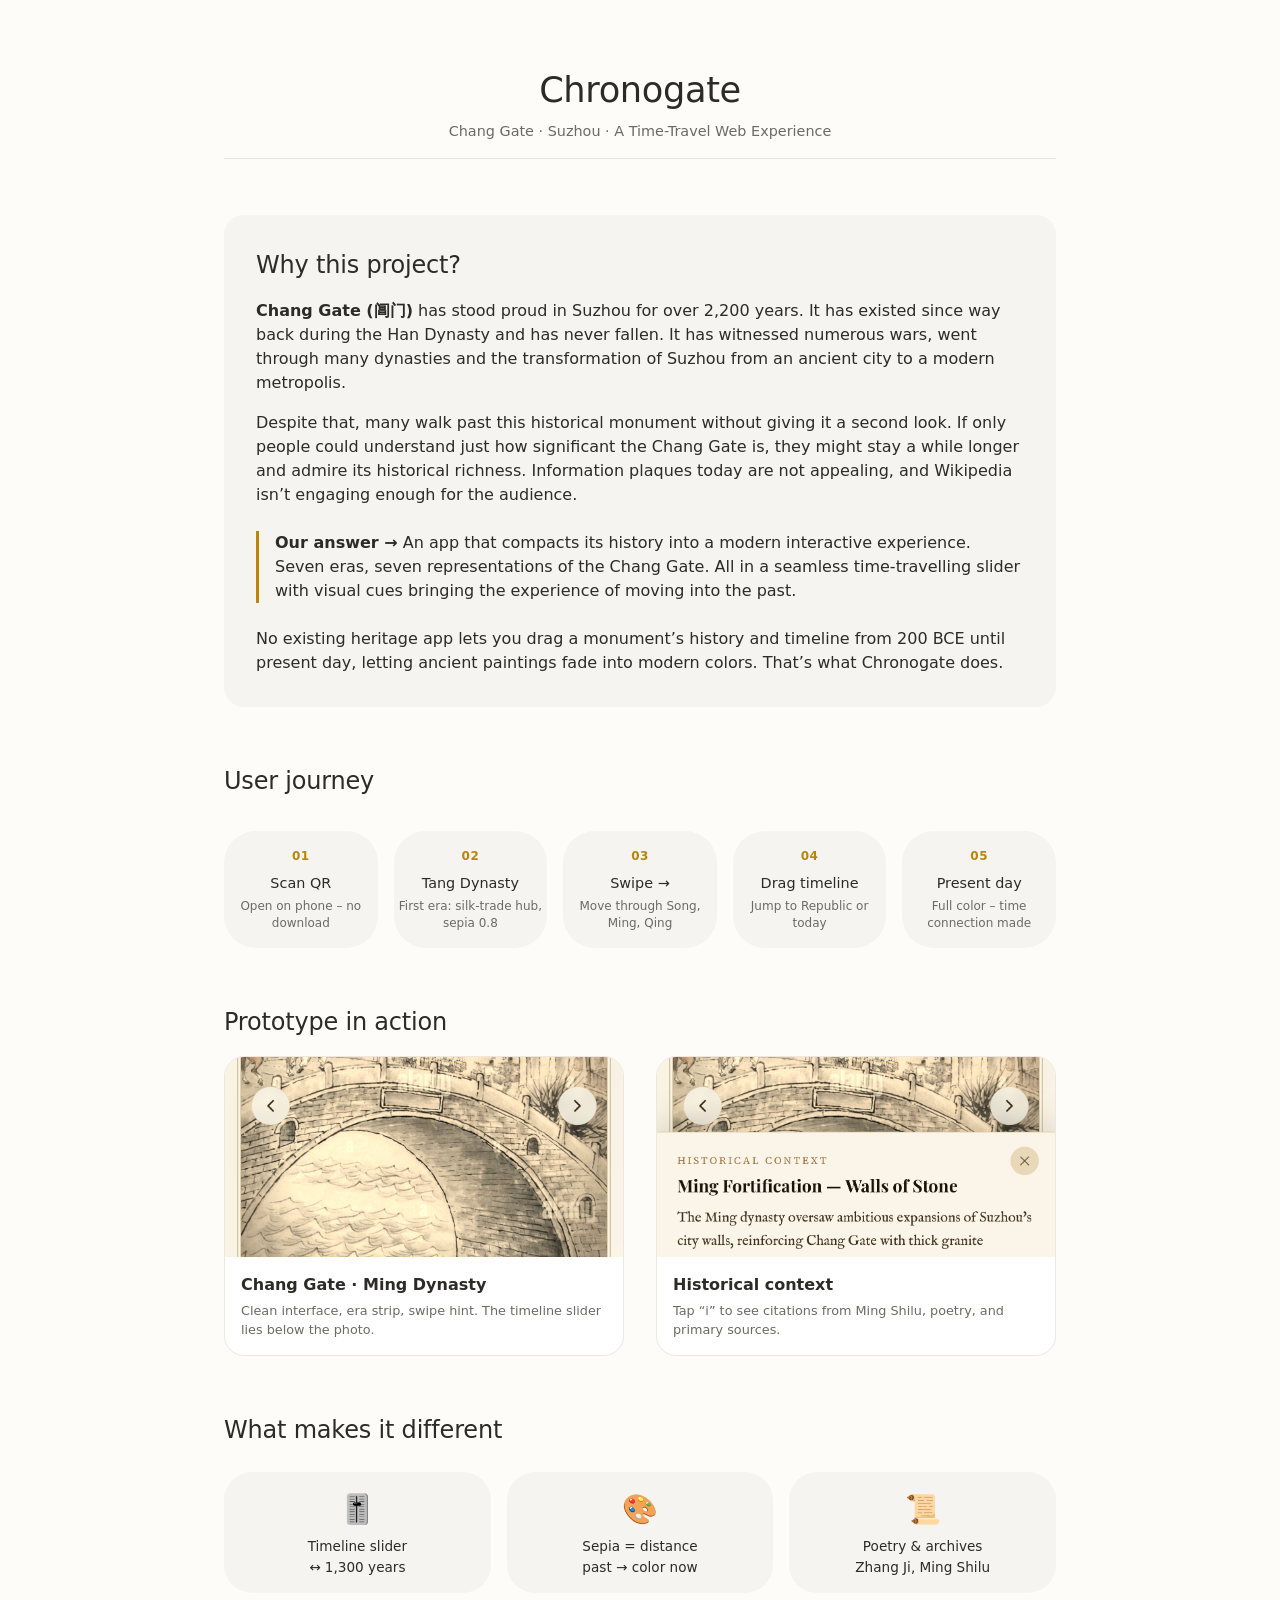
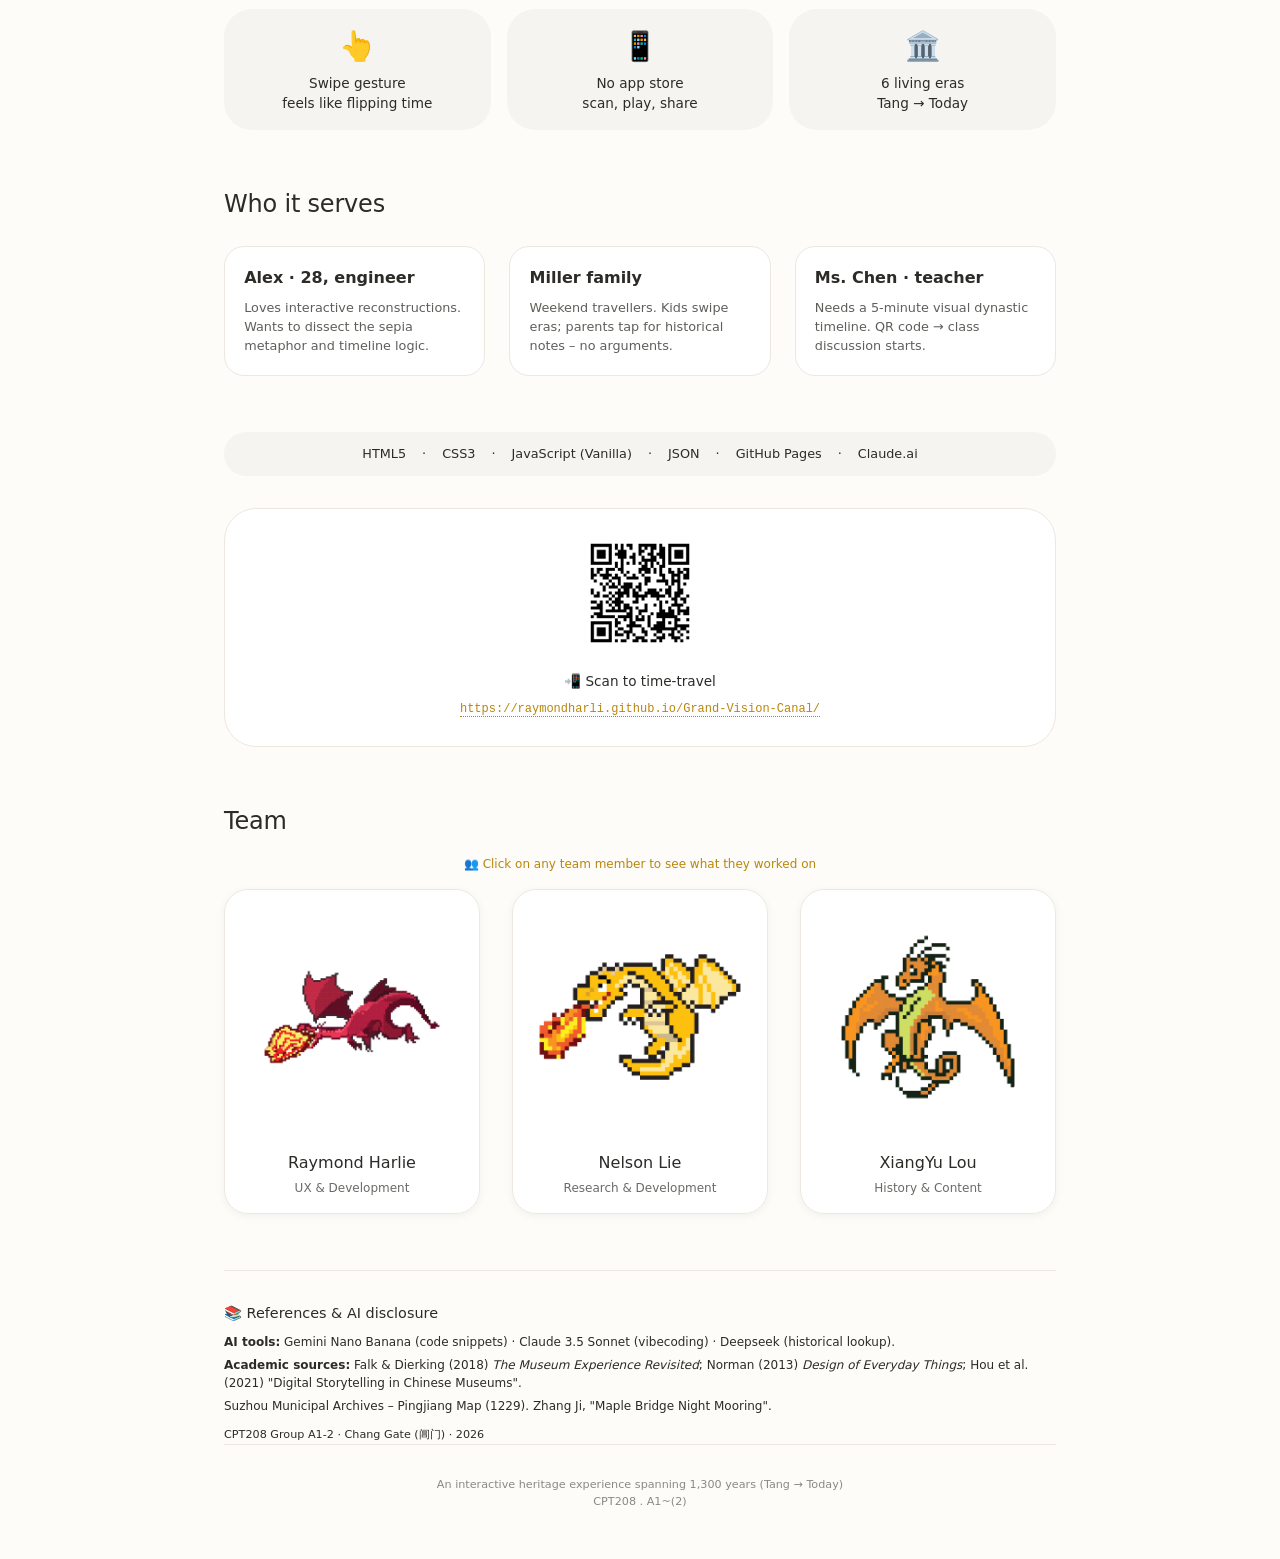
<file: index.html>
<!DOCTYPE html>
<html lang="en">
<head>
  <meta charset="UTF-8">
  <meta name="viewport" content="width=device-width, initial-scale=1.0">
  <title>Chronogate · Chang Gate Portfolio</title>
  <link rel="stylesheet" href="style.css">
</head>
<body>
<div class="container">
  
  <div class="site-header">
    <h1>Chronogate</h1>
    <div class="subhead">Chang Gate · Suzhou · A Time-Travel Web Experience</div>
  </div>

  <section>
    <div class="motivation-box">
      <h2>Why this project?</h2>
      <p><strong>Chang Gate (阊门)</strong> has stood proud in Suzhou for over 2,200 years. It has existed since way back during the Han Dynasty and has never fallen. 
        It has witnessed numerous wars, went through many dynasties and the transformation of Suzhou from an ancient city to a modern metropolis.
</p>
      <p>Despite that, many walk past this historical monument without giving it a second look. If only people could understand just how significant the Chang Gate is, they might stay a while longer and admire its historical richness.
        Information plaques today are not appealing, and Wikipedia isn’t engaging enough for the audience.</p>
      <div class="highlight">
        <strong>Our answer →</strong> An app that compacts its history into a modern interactive experience. Seven eras, seven representations of the Chang Gate. 
        All in a seamless time-travelling slider with visual cues bringing the experience of moving into the past.
      </div>
      <p style="margin-bottom:0;">No existing heritage app lets you drag a monument’s history and timeline from 200 BCE until present day, letting ancient paintings fade into modern colors. That’s what Chronogate does.
</p>
    </div>
  </section>

  <section>
    <h2>User journey</h2>
    <div class="timeline-horizontal">
      <div class="timeline-step"><div class="step-num">01</div><div class="step-title">Scan QR</div><div class="step-desc">Open on phone – no download</div></div>
      <div class="timeline-step"><div class="step-num">02</div><div class="step-title">Tang Dynasty</div><div class="step-desc">First era: silk‑trade hub, sepia 0.8</div></div>
      <div class="timeline-step"><div class="step-num">03</div><div class="step-title">Swipe →</div><div class="step-desc">Move through Song, Ming, Qing</div></div>
      <div class="timeline-step"><div class="step-num">04</div><div class="step-title">Drag timeline</div><div class="step-desc">Jump to Republic or today</div></div>
      <div class="timeline-step"><div class="step-num">05</div><div class="step-title">Present day</div><div class="step-desc">Full color – time connection made</div></div>
    </div>
  </section>

  <section>
    <h2>Prototype in action</h2>
    
    <div class="demo-grid">
      <div class="demo-card">
        <div class="demo-img" data-full="IMG_3645.png">
          <img src="IMG_3645.png" alt="Ming Dynasty main view">
        </div>
        <h4>Chang Gate · Ming Dynasty</h4>
        <p>Clean interface, era strip, swipe hint. The timeline slider lies below the photo.</p>
      </div>
      <div class="demo-card">
        <div class="demo-img" data-full="IMG_3646.png">
          <img src="IMG_3646.png" alt="Historical context panel">
        </div>
        <h4>Historical context</h4>
        <p>Tap “i” to see citations from Ming Shilu, poetry, and primary sources.</p>
      </div>
    </div>
  </section>

  <section>
    <h2>What makes it different</h2>
    <div class="feature-mini-grid">
      <div class="feature-mini"><span class="feature-emoji">🎚️</span> Timeline slider<br>↔️ 1,300 years</div>
      <div class="feature-mini"><span class="feature-emoji">🎨</span> Sepia = distance<br>past → color now</div>
      <div class="feature-mini"><span class="feature-emoji">📜</span> Poetry & archives<br>Zhang Ji, Ming Shilu</div>
      <div class="feature-mini"><span class="feature-emoji">👆</span> Swipe gesture<br>feels like flipping time</div>
      <div class="feature-mini"><span class="feature-emoji">📱</span> No app store<br>scan, play, share</div>
      <div class="feature-mini"><span class="feature-emoji">🏛️</span> 6 living eras<br>Tang → Today</div>
    </div>
  </section>

  <section>
    <h2>Who it serves</h2>
    <div class="persona-grid">
      <div class="persona-card"><h3>Alex · 28, engineer</h3><p>Loves interactive reconstructions. Wants to dissect the sepia metaphor and timeline logic.</p></div>
      <div class="persona-card"><h3>Miller family</h3><p>Weekend travellers. Kids swipe eras; parents tap for historical notes – no arguments.</p></div>
      <div class="persona-card"><h3>Ms. Chen · teacher</h3><p>Needs a 5‑minute visual dynastic timeline. QR code → class discussion starts.</p></div>
    </div>
  </section>

  <div class="tech-row">
    <span class="tech-item">HTML5</span> <span>·</span>
    <span class="tech-item">CSS3</span> <span>·</span>
    <span class="tech-item">JavaScript (Vanilla)</span> <span>·</span>
    <span class="tech-item">JSON</span> <span>·</span>
    <span class="tech-item">GitHub Pages</span> <span>·</span>
    <span class="tech-item">Claude.ai</span>
  </div>

  <div class="qr-block">
    <img src="qr-code.png" alt="QR code to Chronogate">
    <p style="margin-top: 0.5rem; font-size:0.85rem;">📲 Scan to time‑travel</p>
    <div class="url-link">
      <a href="https://raymondharli.github.io/Grand-Vision-Canal/" target="_blank" rel="noopener noreferrer">
        https://raymondharli.github.io/Grand-Vision-Canal/
      </a>
    </div>
  </div>

  <section>
    <h2>Team</h2>
    <p class="click-hint" style="margin-bottom:1rem;">👥 Click on any team member to see what they worked on</p>
    <div class="team-grid">
      <!-- Raymond card (flippable) -->
      <div class="team-card flip-card" onclick="this.classList.toggle('flipped')">
        <div class="flip-inner">
          <div class="flip-front">
            <img src="images/raymond.jpg" alt="Raymond Harlie">
            <h4>Raymond Harlie</h4>
            <p>UX & Development</p>
          </div>
          <div class="flip-back">
            <p><strong>Raymond</strong> designed the overall UI/UX flow, and built part of the system.</p>
          </div>
        </div>
      </div>

      <!-- Nelson card -->
      <div class="team-card flip-card" onclick="this.classList.toggle('flipped')">
        <div class="flip-inner">
          <div class="flip-front">
            <img src="images/nelson.jpg" alt="Nelson Lie">
            <h4>Nelson Lie</h4>
            <p>Research & Development</p>
          </div>
          <div class="flip-back">
            <p><strong>Nelson</strong> led historical research, verified primary sources, and developed part of the application.</p>
          </div>
        </div>
      </div>

      <!-- XiangYu card -->
      <div class="team-card flip-card" onclick="this.classList.toggle('flipped')">
        <div class="flip-inner">
          <div class="flip-front">
            <img src="images/xiangyu.jpg" alt="XiangYu Lou">
            <h4>XiangYu Lou</h4>
            <p>History & Content</p>
          </div>
          <div class="flip-back">
            <p><strong>XiangYu</strong> Provided necessary research and information on the Changmen Gate.</p>
          </div>
        </div>
      </div>
    </div>
  </section>

  <div class="ref-list">
    <h3 style="font-size:0.9rem; margin-bottom:0.5rem;">📚 References & AI disclosure</h3>
    <ul>
      <li><strong>AI tools:</strong> Gemini Nano Banana (code snippets) · Claude 3.5 Sonnet (vibecoding) · Deepseek (historical lookup).</li>
      <li><strong>Academic sources:</strong> Falk & Dierking (2018) <em>The Museum Experience Revisited</em>; Norman (2013) <em>Design of Everyday Things</em>; Hou et al. (2021) "Digital Storytelling in Chinese Museums".</li>
      <li>Suzhou Municipal Archives – Pingjiang Map (1229). Zhang Ji, "Maple Bridge Night Mooring".</li>
    </ul>
    <p style="font-size:0.7rem; margin-top:0.8rem;">CPT208 Group A1-2 · Chang Gate (阊门) · 2026</p>
  </div>

  <footer>
    <p>An interactive heritage experience spanning 1,300 years (Tang → Today)<br>CPT208 . A1~(2)</p>
  </footer>
</div>

<!-- Lightbox Modal -->
<div id="lightbox" class="lightbox">
  <span class="close-lightbox">&times;</span>
  <img class="lightbox-content" id="lightbox-img">
</div>

<script>
  // ---- Lightbox for demo images ----
  const demoImages = document.querySelectorAll('.demo-img img');
  const lightbox = document.getElementById('lightbox');
  const lightboxImg = document.getElementById('lightbox-img');
  const closeBtn = document.querySelector('.close-lightbox');

  demoImages.forEach(img => {
    img.addEventListener('click', (e) => {
      e.stopPropagation();
      lightbox.style.display = 'flex';
      lightboxImg.src = img.src;
    });
  });

  closeBtn.addEventListener('click', () => {
    lightbox.style.display = 'none';
  });

  lightbox.addEventListener('click', (e) => {
    if (e.target === lightbox) {
      lightbox.style.display = 'none';
    }
  });

  document.addEventListener('keydown', (e) => {
    if (e.key === 'Escape' && lightbox.style.display === 'flex') {
      lightbox.style.display = 'none';
    }
  });

</script>
</body>
</html>
</file>
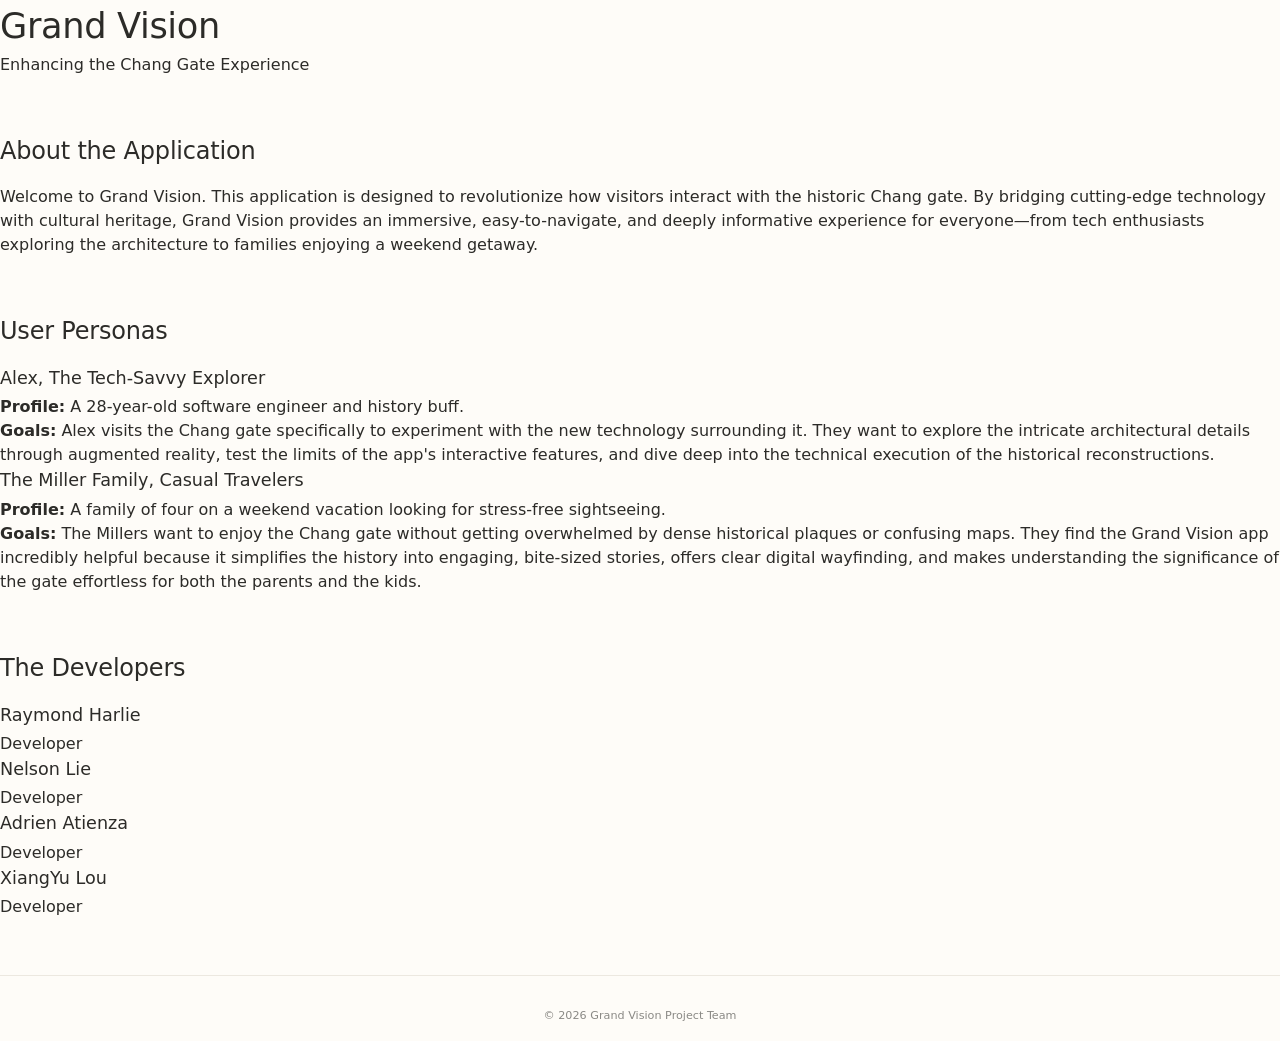
<file: index1.html>
<!DOCTYPE html>
<html lang="en">
<head>
    <meta charset="UTF-8">
    <meta name="viewport" content="width=device-width, initial-scale=1.0">
    <title>Grand Vision</title>
    <link rel="stylesheet" href="style.css">
</head>
<body>

<header>
    <h1>Grand Vision</h1>
    <p>Enhancing the Chang Gate Experience</p>
</header>

<main>
    <section class="intro-section">
        <h2>About the Application</h2>
        <p>Welcome to Grand Vision. This application is designed to revolutionize how visitors interact with the historic Chang gate. By bridging cutting-edge technology with cultural heritage, Grand Vision provides an immersive, easy-to-navigate, and deeply informative experience for everyone—from tech enthusiasts exploring the architecture to families enjoying a weekend getaway.</p>
    </section>

    <section class="personas-section">
        <h2>User Personas</h2>
        <div class="card-container">

            <div class="card">
                <h3>Alex, The Tech-Savvy Explorer</h3>
                <p><strong>Profile:</strong> A 28-year-old software engineer and history buff.</p>
                <p><strong>Goals:</strong> Alex visits the Chang gate specifically to experiment with the new technology surrounding it. They want to explore the intricate architectural details through augmented reality, test the limits of the app's interactive features, and dive deep into the technical execution of the historical reconstructions.</p>
            </div>

            <div class="card">
                <h3>The Miller Family, Casual Travelers</h3>
                <p><strong>Profile:</strong> A family of four on a weekend vacation looking for stress-free sightseeing.</p>
                <p><strong>Goals:</strong> The Millers want to enjoy the Chang gate without getting overwhelmed by dense historical plaques or confusing maps. They find the Grand Vision app incredibly helpful because it simplifies the history into engaging, bite-sized stories, offers clear digital wayfinding, and makes understanding the significance of the gate effortless for both the parents and the kids.</p>
            </div>

        </div>
    </section>

    <section class="developers-section">
        <h2>The Developers</h2>
        <div class="card-container">

            <div class="card dev-card">
                <div class="profile-pic" role="img" aria-label="Raymond Harlie profile placeholder"></div>
                <h3>Raymond Harlie</h3>
                <p>Developer</p>
            </div>

            <div class="card dev-card">
                <div class="profile-pic" role="img" aria-label="Nelson Lie profile placeholder"></div>
                <h3>Nelson Lie</h3>
                <p>Developer</p>
            </div>

            <div class="card dev-card">
                <div class="profile-pic" role="img" aria-label="Adrien Atienza profile placeholder"></div>
                <h3>Adrien Atienza</h3>
                <p>Developer</p>
            </div>

            <div class="card dev-card">
                <div class="profile-pic" role="img" aria-label="XiangYu Lou profile placeholder"></div>
                <h3>XiangYu Lou</h3>
                <p>Developer</p>
            </div>

        </div>
    </section>
</main>

<footer>
    <p>&copy; 2026 Grand Vision Project Team</p>
</footer>

</body>
</html>
</file>
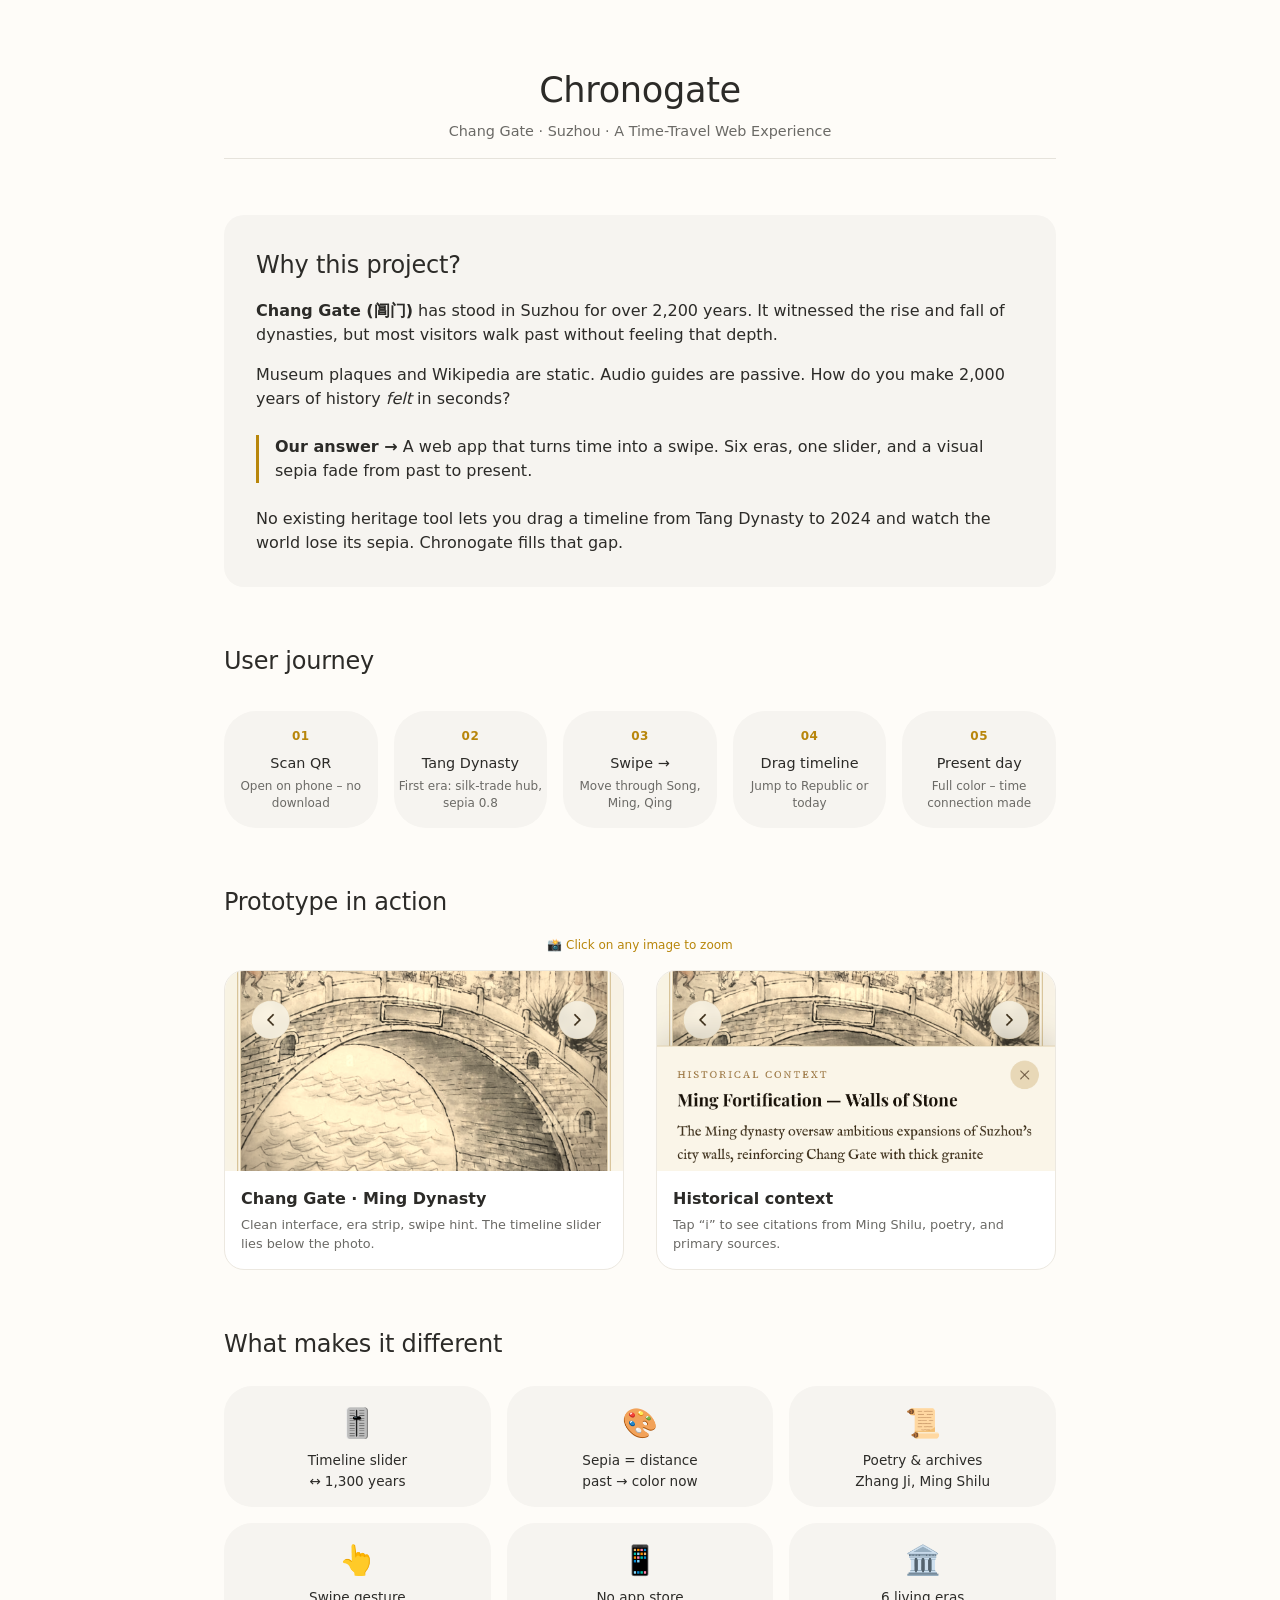
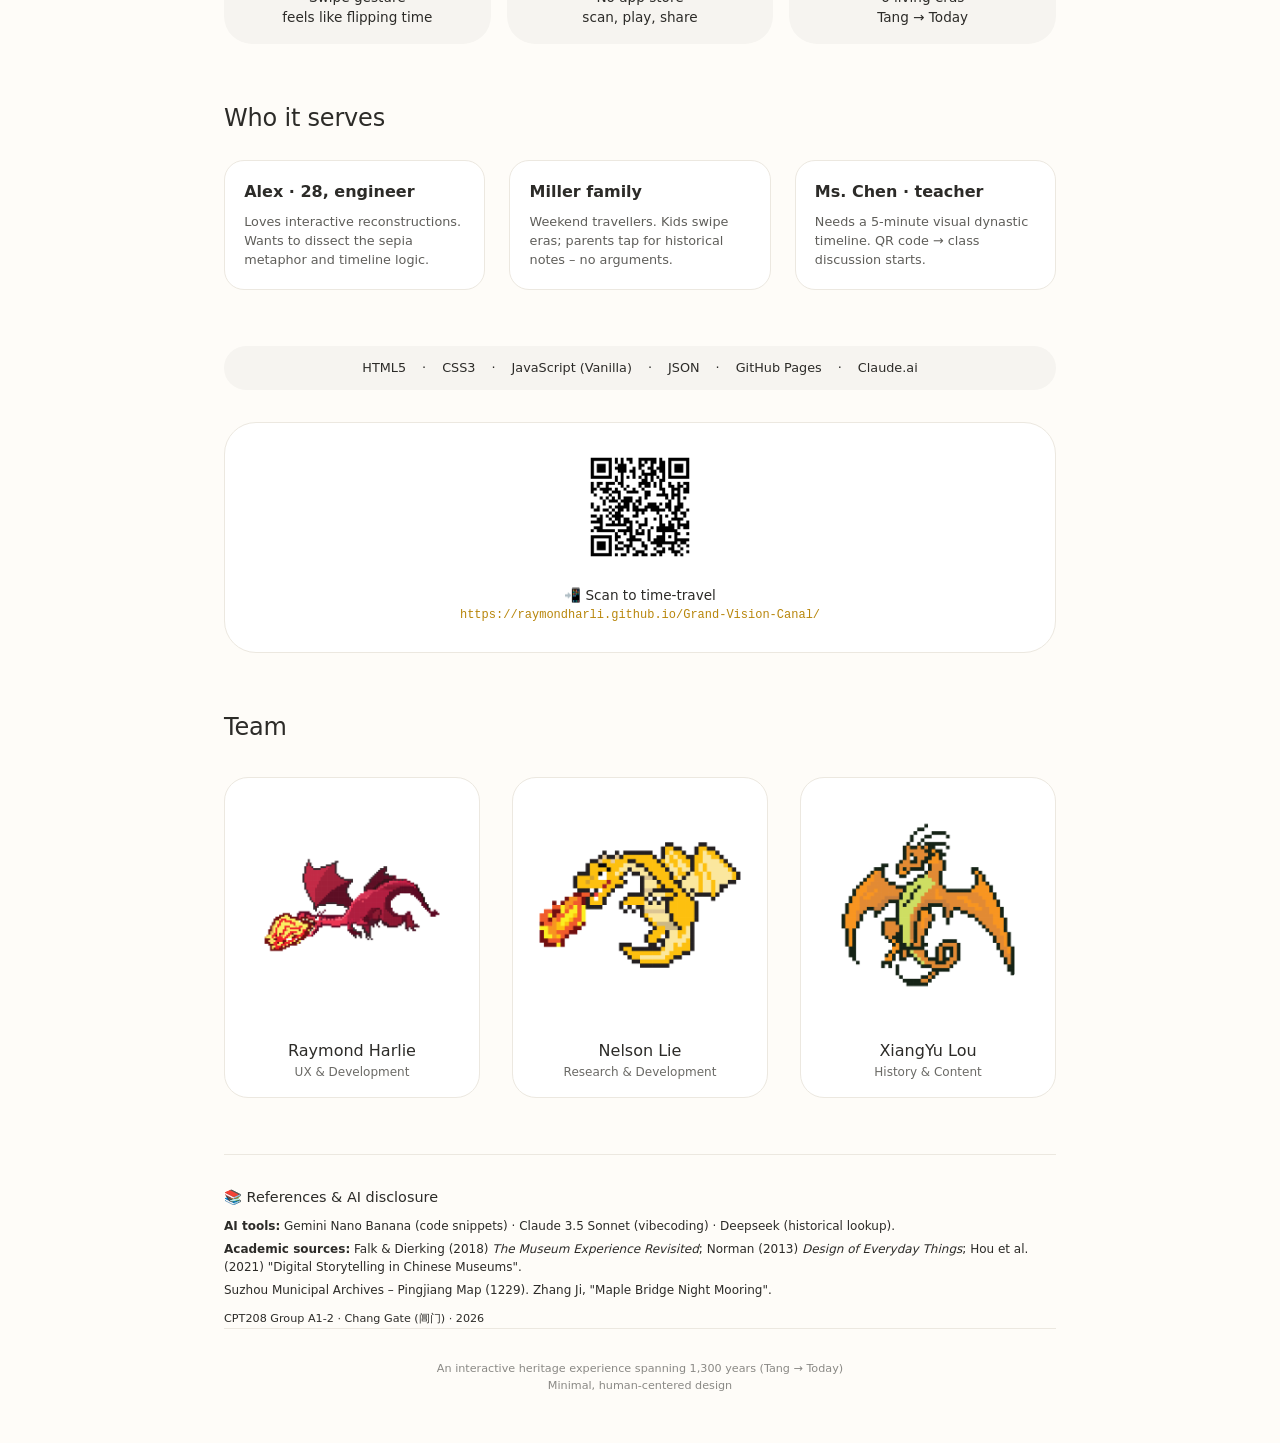
<file: potfolio.html>
<!DOCTYPE html>
<html lang="en">
<head>
  <meta charset="UTF-8">
  <meta name="viewport" content="width=device-width, initial-scale=1.0">
  <title>Chronogate · Chang Gate Portfolio</title>
  <link rel="stylesheet" href="portfolio.css">
</head>
<body>
<div class="container">
  
  <div class="site-header">
    <h1>Chronogate</h1>
    <div class="subhead">Chang Gate · Suzhou · A Time-Travel Web Experience</div>
  </div>

  <section>
    <div class="motivation-box">
      <h2>Why this project?</h2>
      <p><strong>Chang Gate (阊门)</strong> has stood in Suzhou for over 2,200 years. It witnessed the rise and fall of dynasties, but most visitors walk past without feeling that depth.</p>
      <p>Museum plaques and Wikipedia are static. Audio guides are passive. How do you make 2,000 years of history <em>felt</em> in seconds?</p>
      <div class="highlight">
        <strong>Our answer →</strong> A web app that turns time into a swipe. Six eras, one slider, and a visual sepia fade from past to present.
      </div>
      <p style="margin-bottom:0;">No existing heritage tool lets you drag a timeline from Tang Dynasty to 2024 and watch the world lose its sepia. Chronogate fills that gap.</p>
    </div>
  </section>

  <section>
    <h2>User journey</h2>
    <div class="timeline-horizontal">
      <div class="timeline-step"><div class="step-num">01</div><div class="step-title">Scan QR</div><div class="step-desc">Open on phone – no download</div></div>
      <div class="timeline-step"><div class="step-num">02</div><div class="step-title">Tang Dynasty</div><div class="step-desc">First era: silk‑trade hub, sepia 0.8</div></div>
      <div class="timeline-step"><div class="step-num">03</div><div class="step-title">Swipe →</div><div class="step-desc">Move through Song, Ming, Qing</div></div>
      <div class="timeline-step"><div class="step-num">04</div><div class="step-title">Drag timeline</div><div class="step-desc">Jump to Republic or today</div></div>
      <div class="timeline-step"><div class="step-num">05</div><div class="step-title">Present day</div><div class="step-desc">Full color – time connection made</div></div>
    </div>
  </section>

  <section>
    <h2>Prototype in action</h2>
    <p class="click-hint">📸 Click on any image to zoom</p>
    <div class="demo-grid">
      <div class="demo-card">
        <div class="demo-img" data-full="IMG_3645.png">
          <img src="IMG_3645.png" alt="Ming Dynasty main view">
        </div>
        <h4>Chang Gate · Ming Dynasty</h4>
        <p>Clean interface, era strip, swipe hint. The timeline slider lies below the photo.</p>
      </div>
      <div class="demo-card">
        <div class="demo-img" data-full="IMG_3646.png">
          <img src="IMG_3646.png" alt="Historical context panel">
        </div>
        <h4>Historical context</h4>
        <p>Tap “i” to see citations from Ming Shilu, poetry, and primary sources.</p>
      </div>
    </div>
  </section>

  <section>
    <h2>What makes it different</h2>
    <div class="feature-mini-grid">
      <div class="feature-mini"><span class="feature-emoji">🎚️</span> Timeline slider<br>↔️ 1,300 years</div>
      <div class="feature-mini"><span class="feature-emoji">🎨</span> Sepia = distance<br>past → color now</div>
      <div class="feature-mini"><span class="feature-emoji">📜</span> Poetry & archives<br>Zhang Ji, Ming Shilu</div>
      <div class="feature-mini"><span class="feature-emoji">👆</span> Swipe gesture<br>feels like flipping time</div>
      <div class="feature-mini"><span class="feature-emoji">📱</span> No app store<br>scan, play, share</div>
      <div class="feature-mini"><span class="feature-emoji">🏛️</span> 6 living eras<br>Tang → Today</div>
    </div>
  </section>

  <section>
    <h2>Who it serves</h2>
    <div class="persona-grid">
      <div class="persona-card"><h3>Alex · 28, engineer</h3><p>Loves interactive reconstructions. Wants to dissect the sepia metaphor and timeline logic.</p></div>
      <div class="persona-card"><h3>Miller family</h3><p>Weekend travellers. Kids swipe eras; parents tap for historical notes – no arguments.</p></div>
      <div class="persona-card"><h3>Ms. Chen · teacher</h3><p>Needs a 5‑minute visual dynastic timeline. QR code → class discussion starts.</p></div>
    </div>
  </section>

  <div class="tech-row">
    <span class="tech-item">HTML5</span> <span>·</span>
    <span class="tech-item">CSS3</span> <span>·</span>
    <span class="tech-item">JavaScript (Vanilla)</span> <span>·</span>
    <span class="tech-item">JSON</span> <span>·</span>
    <span class="tech-item">GitHub Pages</span> <span>·</span>
    <span class="tech-item">Claude.ai</span>
  </div>

  <div class="qr-block">
    <img src="qr-code.png" alt="QR code to Chronogate">
    <p style="margin-top: 0.5rem; font-size:0.85rem;">📲 Scan to time‑travel</p>
    <div class="url-link">https://raymondharli.github.io/Grand-Vision-Canal/</div>
  </div>

  <section>
    <h2>Team</h2>
    <div class="team-grid">
      <div class="team-card"><img src="images/raymond.jpg" alt="Raymond"><h4>Raymond Harlie</h4><p>UX & Development</p></div>
      <div class="team-card"><img src="images/nelson.jpg" alt="Nelson"><h4>Nelson Lie</h4><p>Research & Development</p></div>
      <div class="team-card"><img src="images/xiangyu.jpg" alt="XiangYu"><h4>XiangYu Lou</h4><p>History & Content</p></div>
    </div>
  </section>

  <div class="ref-list">
    <h3 style="font-size:0.9rem; margin-bottom:0.5rem;">📚 References & AI disclosure</h3>
    <ul>
      <li><strong>AI tools:</strong> Gemini Nano Banana (code snippets) · Claude 3.5 Sonnet (vibecoding) · Deepseek (historical lookup).</li>
      <li><strong>Academic sources:</strong> Falk & Dierking (2018) <em>The Museum Experience Revisited</em>; Norman (2013) <em>Design of Everyday Things</em>; Hou et al. (2021) "Digital Storytelling in Chinese Museums".</li>
      <li>Suzhou Municipal Archives – Pingjiang Map (1229). Zhang Ji, "Maple Bridge Night Mooring".</li>
    </ul>
    <p style="font-size:0.7rem; margin-top:0.8rem;">CPT208 Group A1-2 · Chang Gate (阊门) · 2026</p>
  </div>

  <footer>
    <p>An interactive heritage experience spanning 1,300 years (Tang → Today)<br>Minimal, human‑centered design</p>
  </footer>
</div>

<!-- Lightbox Modal -->
<div id="lightbox" class="lightbox">
  <span class="close-lightbox">&times;</span>
  <img class="lightbox-content" id="lightbox-img">
</div>

<script>
  // Get all demo images (the <img> inside .demo-img)
  const demoImages = document.querySelectorAll('.demo-img img');
  const lightbox = document.getElementById('lightbox');
  const lightboxImg = document.getElementById('lightbox-img');
  const closeBtn = document.querySelector('.close-lightbox');

  demoImages.forEach(img => {
    img.addEventListener('click', (e) => {
      e.stopPropagation();
      lightbox.style.display = 'flex';
      lightboxImg.src = img.src;
    });
  });

  // Close when clicking on the close button or outside the image
  closeBtn.addEventListener('click', () => {
    lightbox.style.display = 'none';
  });

  lightbox.addEventListener('click', (e) => {
    if (e.target === lightbox) {
      lightbox.style.display = 'none';
    }
  });

  // Close with Escape key
  document.addEventListener('keydown', (e) => {
    if (e.key === 'Escape' && lightbox.style.display === 'flex') {
      lightbox.style.display = 'none';
    }
  });
</script>
</body>
</html>
</file>
<file: style.css>
* {
  margin: 0;
  padding: 0;
  box-sizing: border-box;
}

body {
  background: #fefcf8;
  font-family: system-ui, -apple-system, 'Segoe UI', Roboto, Helvetica, sans-serif;
  color: #2c2b28;
  line-height: 1.5;
}

.container {
  max-width: 880px;
  margin: 0 auto;
  padding: 2rem 1.5rem;
}

h1 {
  font-size: 2.2rem;
  font-weight: 500;
  letter-spacing: -0.01em;
}

h2 {
  font-size: 1.5rem;
  font-weight: 500;
  margin-bottom: 1rem;
  letter-spacing: -0.2px;
}

h3 {
  font-size: 1.1rem;
  font-weight: 500;
  margin-bottom: 0.25rem;
}

.subhead {
  color: #6b6a66;
  font-size: 0.9rem;
  margin-top: 0.25rem;
}

.site-header {
  text-align: center;
  padding: 2rem 0 1rem;
  border-bottom: 1px solid #e6e3dc;
}

section {
  margin: 3.5rem 0;
}

.motivation-box {
  background: #f6f4f0;
  padding: 2rem;
  border-radius: 20px;
}

.motivation-box p {
  margin-bottom: 1rem;
  font-size: 1rem;
  color: #2c2b28;
}

.highlight {
  border-left: 3px solid #b8860b;
  padding-left: 1rem;
  font-style: normal;
  margin: 1.5rem 0;
  font-weight: 450;
}

.timeline-horizontal {
  display: flex;
  justify-content: space-between;
  flex-wrap: wrap;
  gap: 1rem;
  margin: 2rem 0 1rem;
}

.timeline-step {
  flex: 1;
  min-width: 100px;
  text-align: center;
  padding: 1rem 0.25rem;
  background: #f6f4f0;
  border-radius: 32px;
}

.step-num {
  font-weight: 600;
  font-size: 0.75rem;
  color: #b8860b;
  letter-spacing: 0.5px;
}

.step-title {
  font-weight: 500;
  margin: 0.5rem 0 0.2rem;
  font-size: 0.9rem;
}

.step-desc {
  font-size: 0.75rem;
  color: #6b6a66;
  line-height: 1.4;
}

.demo-grid {
  display: grid;
  grid-template-columns: repeat(auto-fit, minmax(280px, 1fr));
  gap: 2rem;
  margin-top: 1rem;
}

.demo-card {
  background: white;
  border: 1px solid #ece8e0;
  border-radius: 20px;
  overflow: hidden;
  transition: 0.2s;
}

.demo-card:hover {
  transform: translateY(-3px);
  border-color: #d4cdc0;
}

.demo-img {
  width: 100%;
  height: 200px;
  background: #f0ede8;
  display: flex;
  align-items: center;
  justify-content: center;
  cursor: pointer;
  transition: opacity 0.2s;
}

.demo-img:hover {
  opacity: 0.95;
}

.demo-img img {
  width: 100%;
  height: 100%;
  object-fit: cover;
}

.demo-card h4 {
  padding: 1rem 1rem 0.25rem;
  font-size: 1rem;
}

.demo-card p {
  padding: 0 1rem 1rem;
  font-size: 0.8rem;
  color: #6b6a66;
}

.click-hint {
  font-size: 0.75rem;
  color: #b8860b;
  text-align: center;
  margin-bottom: 1rem;
}

.feature-mini-grid {
  display: grid;
  grid-template-columns: repeat(3, 1fr);
  gap: 1rem;
  margin: 1.5rem 0;
}

.feature-mini {
  text-align: center;
  padding: 1rem;
  background: #f6f4f0;
  border-radius: 28px;
  font-size: 0.85rem;
}

.feature-emoji {
  font-size: 1.8rem;
  display: block;
  margin-bottom: 0.3rem;
}

.persona-grid {
  display: grid;
  grid-template-columns: repeat(auto-fit, minmax(240px, 1fr));
  gap: 1.5rem;
  margin: 1.5rem 0;
}

.persona-card {
  background: #ffffff;
  border: 1px solid #ece8e0;
  border-radius: 20px;
  padding: 1.2rem;
}

.persona-card h3 {
  font-size: 1rem;
  font-weight: 600;
}

.persona-card p {
  font-size: 0.8rem;
  color: #5f5e5a;
  margin-top: 0.5rem;
}

.tech-row {
  background: #f6f4f0;
  border-radius: 48px;
  padding: 0.8rem 1.2rem;
  display: flex;
  flex-wrap: wrap;
  justify-content: center;
  gap: 1rem;
  font-size: 0.8rem;
  margin: 1rem 0;
}

.tech-item {
  color: #2c2b28;
}

.qr-block {
  text-align: center;
  background: #ffffff;
  border: 1px solid #ece8e0;
  border-radius: 32px;
  padding: 1.8rem;
  margin: 2rem 0;
}

.qr-block img {
  width: 110px;
  height: 110px;
  margin-bottom: 0.5rem;
}

.url-link {
  font-family: monospace;
  font-size: 0.75rem;
  word-break: break-all;
  margin-top: 0.5rem;
}

.url-link a {
  color: #b8860b;
  text-decoration: none;
  border-bottom: 1px dotted #b8860b;
  transition: 0.2s;
}

.url-link a:hover {
  color: #8b6508;
  border-bottom-style: solid;
}

.team-grid {
  display: grid;
  grid-template-columns: repeat(auto-fit, minmax(240px, 1fr));
  gap: 2rem;
  margin-top: 1rem;
}

.flip-card {
  background-color: transparent;
  perspective: 1000px;
  cursor: pointer;
  border: none;
}

.flip-inner {
  position: relative;
  width: 100%;
  text-align: center;
  transition: transform 0.6s;
  transform-style: preserve-3d;
  border-radius: 24px;
  box-shadow: 0 2px 8px rgba(0,0,0,0.05);
}

.flip-card.flipped .flip-inner {
  transform: rotateY(180deg);
}

.flip-front, .flip-back {
  position: relative;
  width: 100%;
  backface-visibility: hidden;
  border-radius: 24px;
  background: white;
  border: 1px solid #ece8e0;
  padding: 1rem;
  box-sizing: border-box;
}

.flip-front {
  z-index: 2;
}

.flip-back {
  position: absolute;
  top: 0;
  left: 0;
  transform: rotateY(180deg);
  height: 100%;
  display: flex;
  align-items: center;
  justify-content: center;
  flex-direction: column;
  background: #fefcf8;
}

.flip-front img {
  width: 100%;
  aspect-ratio: 1 / 1;
  object-fit: cover;
  border-radius: 50%;
  margin-bottom: 1rem;
  background: #e6e3dc;
}

.flip-front h4 {
  font-size: 1rem;
  font-weight: 500;
  margin-bottom: 0.25rem;
}

.flip-front p {
  font-size: 0.75rem;
  color: #6b6a66;
}

.flip-back p {
  font-size: 0.85rem;
  line-height: 1.5;
  padding: 0.5rem;
  color: #2c2b28;
}

.ref-list {
  font-size: 0.75rem;
  border-top: 1px solid #ece8e0;
  padding-top: 2rem;
  margin-top: 1rem;
}

.ref-list ul {
  list-style: none;
  padding-left: 0;
}

.ref-list li {
  margin-bottom: 0.3rem;
}

.lightbox {
  display: none;
  position: fixed;
  top: 0;
  left: 0;
  width: 100%;
  height: 100%;
  background: rgba(0, 0, 0, 0.9);
  justify-content: center;
  align-items: center;
  z-index: 1000;
  cursor: pointer;
}

.lightbox-content {
  max-width: 90%;
  max-height: 90%;
  object-fit: contain;
  border-radius: 8px;
  box-shadow: 0 4px 20px rgba(0,0,0,0.3);
}

.close-lightbox {
  position: absolute;
  top: 20px;
  right: 35px;
  color: #f1f1f1;
  font-size: 40px;
  font-weight: bold;
  cursor: pointer;
  transition: 0.3s;
  z-index: 1001;
}

.close-lightbox:hover {
  color: #bbb;
}

footer {
  border-top: 1px solid #ece8e0;
  padding: 2rem 0 1rem;
  text-align: center;
  font-size: 0.7rem;
  color: #8a8985;
}

@media (max-width: 680px) {
  .container {
    padding: 1rem;
  }
  .feature-mini-grid {
    grid-template-columns: repeat(2, 1fr);
  }
  .timeline-horizontal {
    flex-direction: column;
  }
  .close-lightbox {
    top: 15px;
    right: 20px;
    font-size: 30px;
  }
  .team-grid {
    gap: 1rem;
  }
  .flip-back p {
    font-size: 0.75rem;
  }
}
</file>
<file: portfolio.css>
/* ---------- RESET & BASE ---------- */
* {
  margin: 0;
  padding: 0;
  box-sizing: border-box;
}

body {
  background: #fefcf8;
  font-family: system-ui, -apple-system, 'Segoe UI', Roboto, Helvetica, sans-serif;
  color: #2c2b28;
  line-height: 1.5;
}

.container {
  max-width: 880px;
  margin: 0 auto;
  padding: 2rem 1.5rem;
}

/* ---------- TYPOGRAPHY ---------- */
h1 {
  font-size: 2.2rem;
  font-weight: 500;
  letter-spacing: -0.01em;
}

h2 {
  font-size: 1.5rem;
  font-weight: 500;
  margin-bottom: 1rem;
  letter-spacing: -0.2px;
}

h3 {
  font-size: 1.1rem;
  font-weight: 500;
  margin-bottom: 0.25rem;
}

.subhead {
  color: #6b6a66;
  font-size: 0.9rem;
  margin-top: 0.25rem;
}

/* ---------- HEADER ---------- */
.site-header {
  text-align: center;
  padding: 2rem 0 1rem;
  border-bottom: 1px solid #e6e3dc;
}

/* ---------- SECTIONS ---------- */
section {
  margin: 3.5rem 0;
}

/* Motivation box */
.motivation-box {
  background: #f6f4f0;
  padding: 2rem;
  border-radius: 20px;
}

.motivation-box p {
  margin-bottom: 1rem;
  font-size: 1rem;
  color: #2c2b28;
}

.highlight {
  border-left: 3px solid #b8860b;
  padding-left: 1rem;
  font-style: normal;
  margin: 1.5rem 0;
  font-weight: 450;
}

/* Horizontal timeline */
.timeline-horizontal {
  display: flex;
  justify-content: space-between;
  flex-wrap: wrap;
  gap: 1rem;
  margin: 2rem 0 1rem;
}

.timeline-step {
  flex: 1;
  min-width: 100px;
  text-align: center;
  padding: 1rem 0.25rem;
  background: #f6f4f0;
  border-radius: 32px;
}

.step-num {
  font-weight: 600;
  font-size: 0.75rem;
  color: #b8860b;
  letter-spacing: 0.5px;
}

.step-title {
  font-weight: 500;
  margin: 0.5rem 0 0.2rem;
  font-size: 0.9rem;
}

.step-desc {
  font-size: 0.75rem;
  color: #6b6a66;
  line-height: 1.4;
}

/* Demo grid (2 cards) */
.demo-grid {
  display: grid;
  grid-template-columns: repeat(auto-fit, minmax(280px, 1fr));
  gap: 2rem;
  margin-top: 1rem;
}

.demo-card {
  background: white;
  border: 1px solid #ece8e0;
  border-radius: 20px;
  overflow: hidden;
  transition: 0.2s;
}

.demo-card:hover {
  transform: translateY(-3px);
  border-color: #d4cdc0;
}

.demo-img {
  width: 100%;
  height: 200px;
  background: #f0ede8;
  display: flex;
  align-items: center;
  justify-content: center;
  cursor: pointer;
  transition: opacity 0.2s;
}

.demo-img:hover {
  opacity: 0.95;
}

.demo-img img {
  width: 100%;
  height: 100%;
  object-fit: cover;
}

.demo-card h4 {
  padding: 1rem 1rem 0.25rem;
  font-size: 1rem;
}

.demo-card p {
  padding: 0 1rem 1rem;
  font-size: 0.8rem;
  color: #6b6a66;
}

.click-hint {
  font-size: 0.75rem;
  color: #b8860b;
  text-align: center;
  margin-bottom: 1rem;
}

/* Feature mini grid */
.feature-mini-grid {
  display: grid;
  grid-template-columns: repeat(3, 1fr);
  gap: 1rem;
  margin: 1.5rem 0;
}

.feature-mini {
  text-align: center;
  padding: 1rem;
  background: #f6f4f0;
  border-radius: 28px;
  font-size: 0.85rem;
}

.feature-emoji {
  font-size: 1.8rem;
  display: block;
  margin-bottom: 0.3rem;
}

/* Personas */
.persona-grid {
  display: grid;
  grid-template-columns: repeat(auto-fit, minmax(240px, 1fr));
  gap: 1.5rem;
  margin: 1.5rem 0;
}

.persona-card {
  background: #ffffff;
  border: 1px solid #ece8e0;
  border-radius: 20px;
  padding: 1.2rem;
}

.persona-card h3 {
  font-size: 1rem;
  font-weight: 600;
}

.persona-card p {
  font-size: 0.8rem;
  color: #5f5e5a;
  margin-top: 0.5rem;
}

/* Tech row */
.tech-row {
  background: #f6f4f0;
  border-radius: 48px;
  padding: 0.8rem 1.2rem;
  display: flex;
  flex-wrap: wrap;
  justify-content: center;
  gap: 1rem;
  font-size: 0.8rem;
  margin: 1rem 0;
}

.tech-item {
  color: #2c2b28;
}

/* QR block */
.qr-block {
  text-align: center;
  background: #ffffff;
  border: 1px solid #ece8e0;
  border-radius: 32px;
  padding: 1.8rem;
  margin: 2rem 0;
}

.qr-block img {
  width: 110px;
  height: 110px;
  margin-bottom: 0.5rem;
}

.url-link {
  font-family: monospace;
  font-size: 0.75rem;
  word-break: break-all;
  color: #b8860b;
}

/* Team grid */
.team-grid {
  display: grid;
  grid-template-columns: repeat(auto-fit, minmax(180px, 1fr));
  gap: 2rem;
  margin-top: 2rem;
}

.team-card {
  text-align: center;
  border: 1px solid #ece8e0;
  border-radius: 24px;
  padding: 1rem;
  background: white;
}

.team-card img {
  width: 100%;
  aspect-ratio: 1 / 1;
  object-fit: cover;
  border-radius: 50%;
  margin-bottom: 1rem;
  background: #e6e3dc;
}

.team-card h4 {
  font-size: 1rem;
  font-weight: 500;
}

.team-card p {
  font-size: 0.75rem;
  color: #6b6a66;
}

/* References */
.ref-list {
  font-size: 0.75rem;
  border-top: 1px solid #ece8e0;
  padding-top: 2rem;
  margin-top: 1rem;
}

.ref-list ul {
  list-style: none;
  padding-left: 0;
}

.ref-list li {
  margin-bottom: 0.3rem;
}

/* Lightbox modal */
.lightbox {
  display: none;
  position: fixed;
  top: 0;
  left: 0;
  width: 100%;
  height: 100%;
  background: rgba(0, 0, 0, 0.9);
  justify-content: center;
  align-items: center;
  z-index: 1000;
  cursor: pointer;
}

.lightbox-content {
  max-width: 90%;
  max-height: 90%;
  object-fit: contain;
  border-radius: 8px;
  box-shadow: 0 4px 20px rgba(0,0,0,0.3);
}

.close-lightbox {
  position: absolute;
  top: 20px;
  right: 35px;
  color: #f1f1f1;
  font-size: 40px;
  font-weight: bold;
  cursor: pointer;
  transition: 0.3s;
  z-index: 1001;
}

.close-lightbox:hover {
  color: #bbb;
}

/* Footer */
footer {
  border-top: 1px solid #ece8e0;
  padding: 2rem 0 1rem;
  text-align: center;
  font-size: 0.7rem;
  color: #8a8985;
}

/* Responsive */
@media (max-width: 680px) {
  .container {
    padding: 1rem;
  }
  .feature-mini-grid {
    grid-template-columns: repeat(2, 1fr);
  }
  .timeline-horizontal {
    flex-direction: column;
  }
  .close-lightbox {
    top: 15px;
    right: 20px;
    font-size: 30px;
  }
}
</file>
